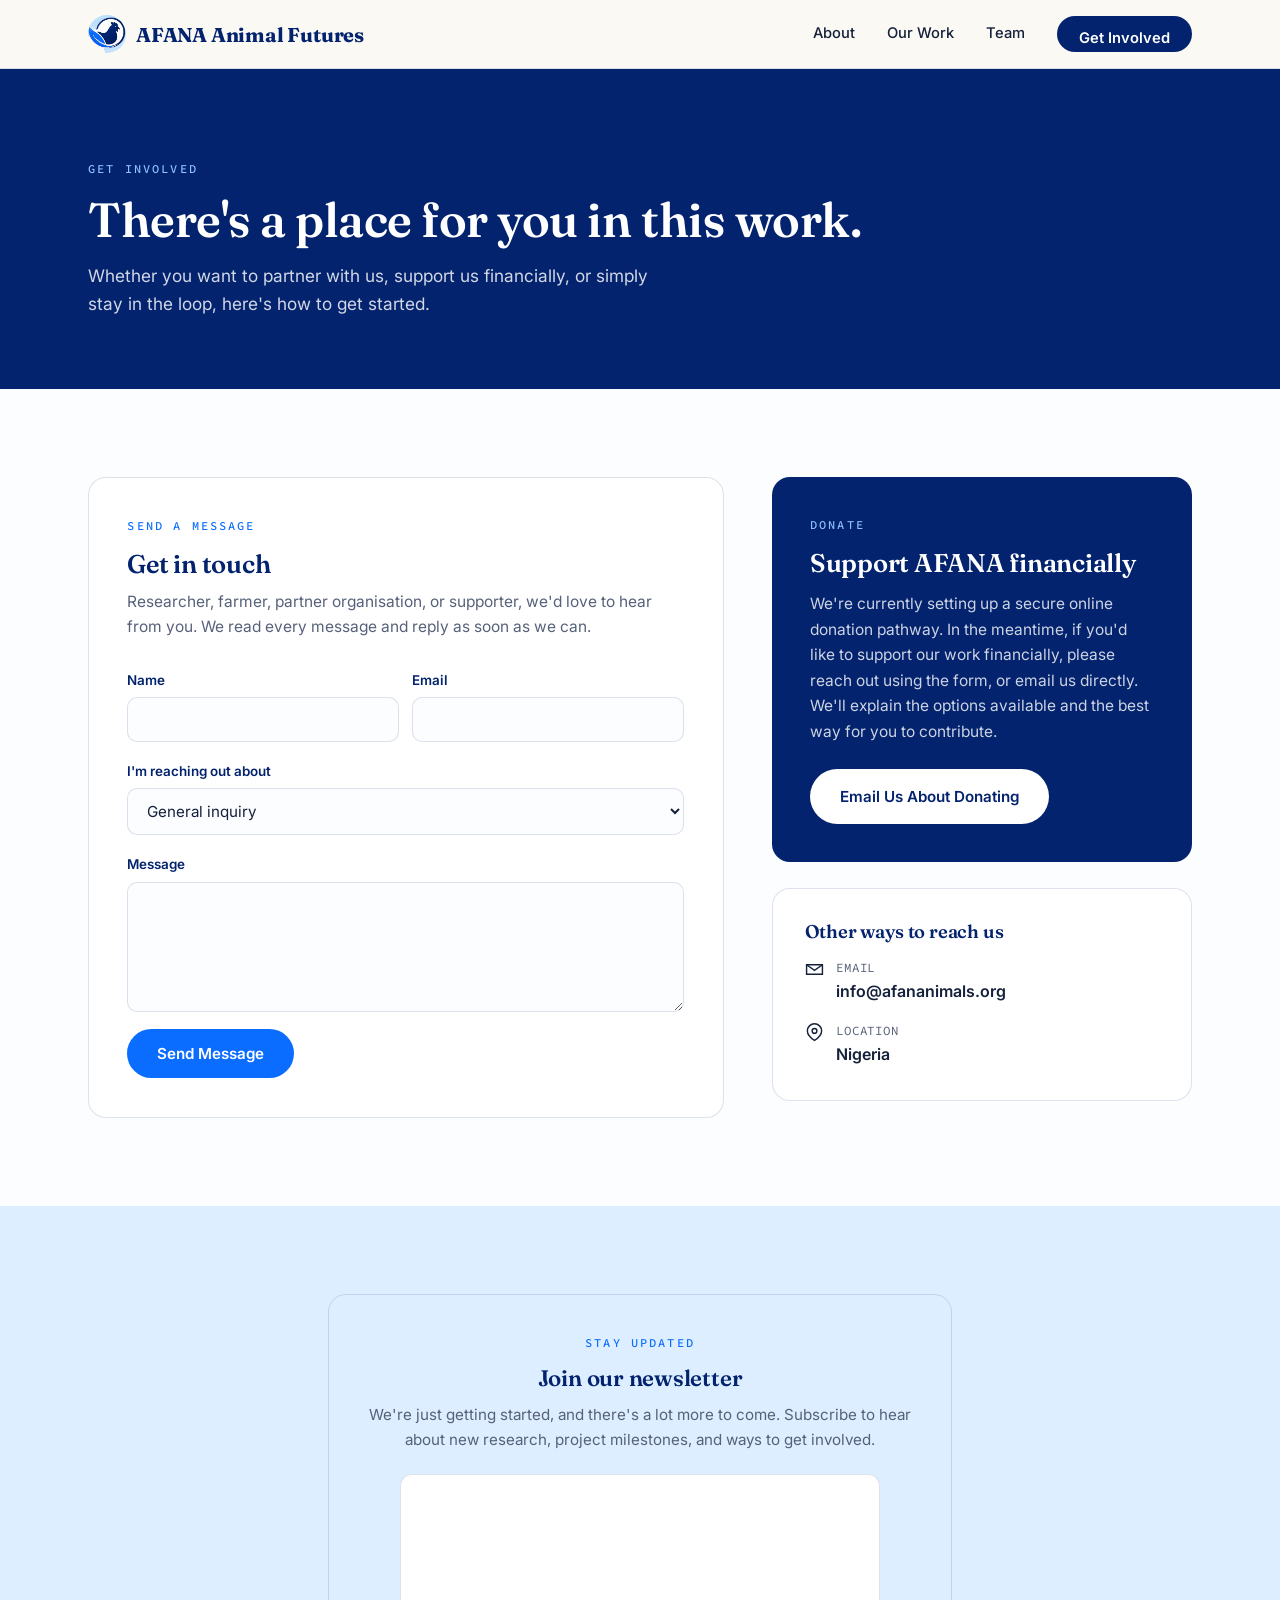
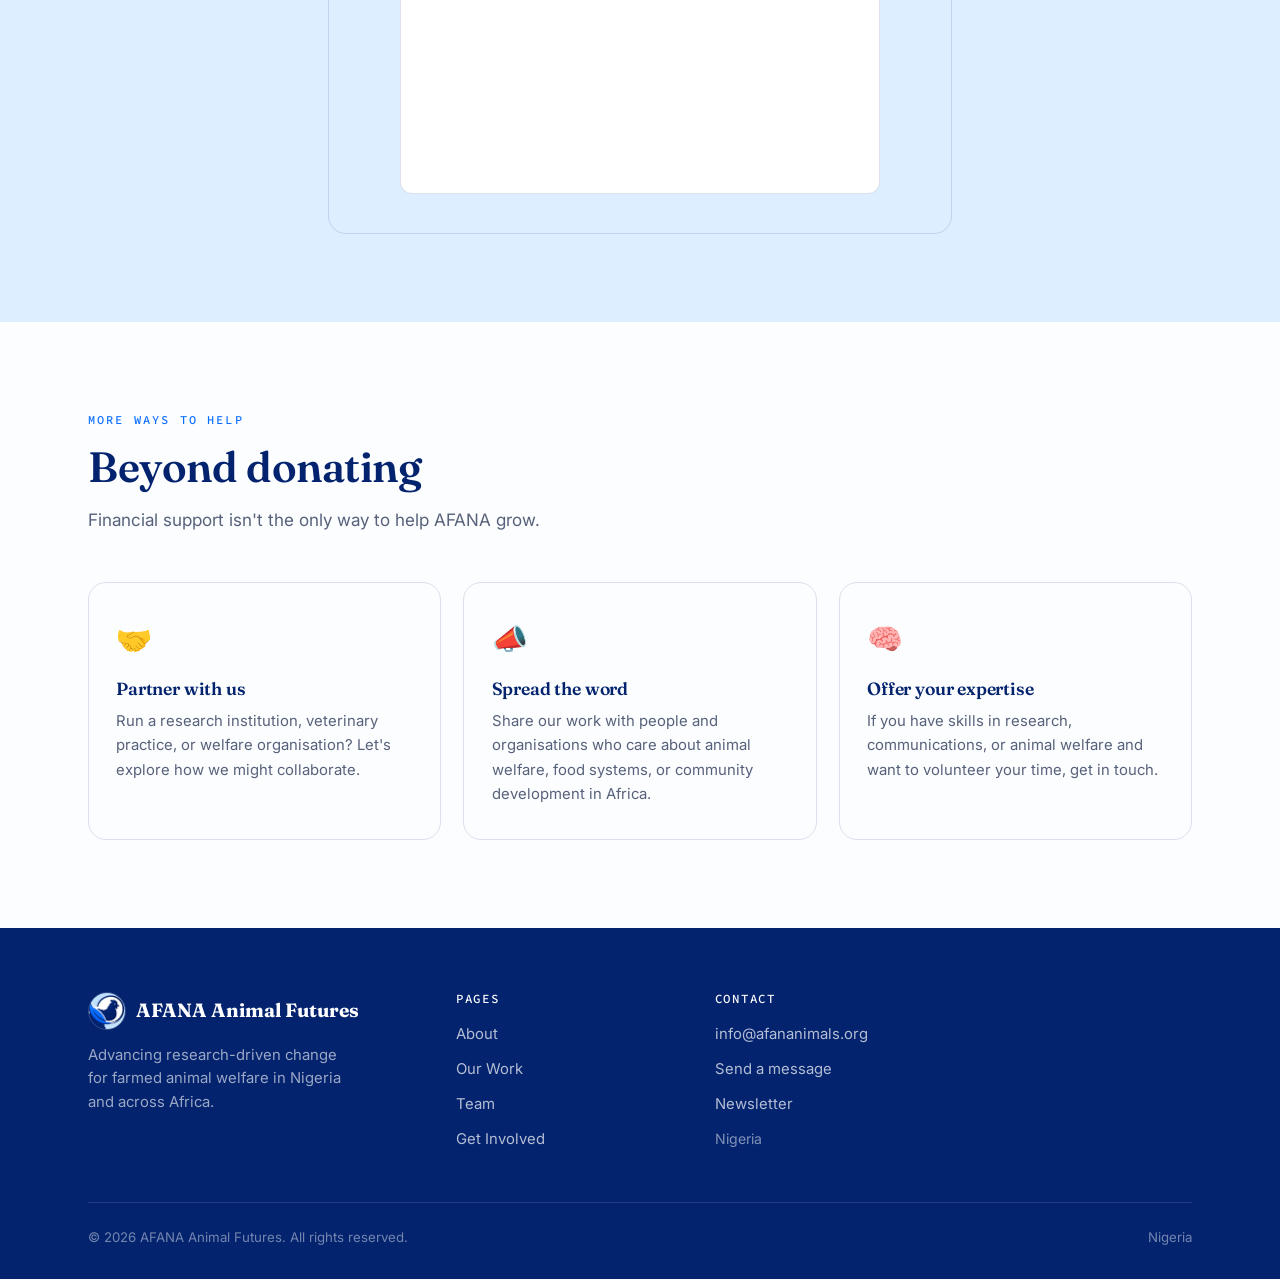
<file: get-involved.html>
<!DOCTYPE html>
<html lang="en">
<head>
<meta charset="UTF-8">
<meta name="viewport" content="width=device-width, initial-scale=1.0">
<title>Get Involved — AFANA Animal Futures</title>
<meta name="description" content="Get involved with AFANA Animal Futures — send us a message, sign up for our newsletter, or find out how to support our work in Nigeria.">
<link rel="icon" type="image/png" sizes="32x32" href="images/favicon-32.png?v=3">
<link rel="icon" type="image/png" sizes="192x192" href="images/favicon-192.png?v=3">
<link rel="apple-touch-icon" sizes="192x192" href="images/favicon-192.png?v=3">
<link rel="manifest" href="site.webmanifest?v=3">
<meta name="theme-color" content="#03236E">
<link rel="stylesheet" href="css/style.css">
</head>
<body>

<a href="#main" class="skip">Skip to content</a>

<header>
  <div class="nav-wrap">
    <a href="index.html" class="logo">
      <span class="logo-mark"><img src="images/afana-logo-icon.png" alt=""></span>
      AFANA Animal Futures
    </a>
    <nav class="main-nav" id="main-nav">
      <a href="about.html">About</a>
      <a href="our-work.html">Our Work</a>
      <a href="team.html">Team</a>
      <a href="get-involved.html" class="nav-cta">Get Involved</a>
    </nav>
    <button class="burger" id="burger" aria-label="Open menu" aria-expanded="false">
      <svg viewBox="0 0 24 24" fill="none" stroke="currentColor" stroke-width="2" stroke-linecap="round"><line x1="3" y1="6" x2="21" y2="6"/><line x1="3" y1="12" x2="21" y2="12"/><line x1="3" y1="18" x2="21" y2="18"/></svg>
    </button>
  </div>
</header>

<main id="main">

  <div class="page-hero">
    <div class="wrap">
      <span class="eyebrow">Get Involved</span>
      <h1>There's a place for you in this work.</h1>
      <p>Whether you want to partner with us, support us financially, or simply stay in the loop, here's how to get started.</p>
    </div>
  </div>

  <!-- CONTACT + DONATE -->
  <section id="contact">
    <div class="wrap involve-layout">

      <!-- Contact form -->
      <div class="form-card">
        <span class="eyebrow">Send a Message</span>
        <h2>Get in touch</h2>
        <p class="sub">Researcher, farmer, partner organisation, or supporter, we'd love to hear from you. We read every message and reply as soon as we can.</p>

        <form id="contact-form">
          <div class="form-row-2">
            <div class="form-group">
              <label for="name">Name</label>
              <input type="text" id="name" name="name" required>
            </div>
            <div class="form-group">
              <label for="email">Email</label>
              <input type="email" id="email" name="email" required>
            </div>
          </div>
          <div class="form-group">
            <label for="reason">I'm reaching out about</label>
            <select id="reason" name="reason">
              <option>General inquiry</option>
              <option>Partnership or collaboration</option>
              <option>Volunteering</option>
              <option>Donating</option>
              <option>Media or press</option>
              <option>Other</option>
            </select>
          </div>
          <div class="form-group">
            <label for="message">Message</label>
            <textarea id="message" name="message" required></textarea>
          </div>
          <button type="submit" class="btn btn-primary">Send Message</button>
          <div class="form-success" id="contact-success">Thank you — your message has been sent. We'll be in touch soon.</div>
        </form>
      </div>

      <!-- Donate + alternate contact -->
      <div>
        <div class="donate-card">
          <span class="eyebrow">Donate</span>
          <h2>Support AFANA financially</h2>
          <p>We're currently setting up a secure online donation pathway. In the meantime, if you'd like to support our work financially, please reach out using the form, or email us directly. We'll explain the options available and the best way for you to contribute.</p>
          <a href="mailto:info@afananimals.org?subject=Donation Inquiry" class="btn" style="background:#fff; color:var(--navy-deep);">Email Us About Donating</a>
        </div>

        <div style="background:var(--cream-card); border:1px solid var(--line); border-radius:var(--radius); padding:2rem;">
          <h3 style="font-size:1.15rem; margin-bottom:1rem;">Other ways to reach us</h3>
          <div style="display:flex; align-items:flex-start; gap:0.8rem; margin-bottom:1rem;">
            <svg viewBox="0 0 24 24" width="19" height="19" fill="none" stroke="currentColor" stroke-width="1.8" style="color:var(--clay-red); margin-top:2px; flex-shrink:0;"><path d="M22 6 12 13 2 6"/><path d="M2 6h20v12H2z"/></svg>
            <div>
              <div style="font-size:0.78rem; color:var(--ink-soft); text-transform:uppercase; letter-spacing:0.06em; font-family:'Source Code Pro',monospace;">Email</div>
              <a href="mailto:info@afananimals.org" style="font-weight:600;">info@afananimals.org</a>
            </div>
          </div>
          <div style="display:flex; align-items:flex-start; gap:0.8rem;">
            <svg viewBox="0 0 24 24" width="19" height="19" fill="none" stroke="currentColor" stroke-width="1.8" style="color:var(--clay-red); margin-top:2px; flex-shrink:0;"><path d="M21 10c0 6-9 12-9 12s-9-6-9-12a9 9 0 1 1 18 0Z"/><circle cx="12" cy="10" r="3"/></svg>
            <div>
              <div style="font-size:0.78rem; color:var(--ink-soft); text-transform:uppercase; letter-spacing:0.06em; font-family:'Source Code Pro',monospace;">Location</div>
              <div style="font-weight:600;">Nigeria</div>
            </div>
          </div>
        </div>
      </div>

    </div>
  </section>

  <!-- NEWSLETTER -->
  <section id="newsletter" style="background:var(--sky);">
    <div class="wrap" style="max-width:680px;">
      <div class="newsletter-card" style="text-align:center;">
        <span class="eyebrow">Stay Updated</span>
        <h2>Join our newsletter</h2>
        <p>We're just getting started, and there's a lot more to come. Subscribe to hear about new research, project milestones, and ways to get involved.</p>

        <div style="display:flex; justify-content:center; margin-top:0.5rem;">
          <iframe src="https://afanaanimals.substack.com/embed" width="480" height="320" style="border: 1px solid var(--line); border-radius: 12px; background: white; max-width:100%;" frameborder="0" scrolling="no"></iframe>
        </div>
      </div>
    </div>
  </section>

  <!-- OTHER WAYS TO HELP -->
  <section>
    <div class="wrap">
      <div class="section-head">
        <span class="eyebrow">More Ways to Help</span>
        <h2>Beyond donating</h2>
        <p>Financial support isn't the only way to help AFANA grow.</p>
      </div>
      <div class="value-grid">
        <div class="value-card">
          <div class="value-icon">🤝</div>
          <h3>Partner with us</h3>
          <p>Run a research institution, veterinary practice, or welfare organisation? Let's explore how we might collaborate.</p>
        </div>
        <div class="value-card">
          <div class="value-icon">📣</div>
          <h3>Spread the word</h3>
          <p>Share our work with people and organisations who care about animal welfare, food systems, or community development in Africa.</p>
        </div>
        <div class="value-card">
          <div class="value-icon">🧠</div>
          <h3>Offer your expertise</h3>
          <p>If you have skills in research, communications, or animal welfare and want to volunteer your time, get in touch.</p>
        </div>
      </div>
    </div>
  </section>

</main>

<footer>
  <div class="wrap">
    <div class="footer-grid">
      <div>
        <div class="footer-logo">
          <span class="logo-mark"><img src="images/afana-logo-icon.png" alt=""></span>
          AFANA Animal Futures
        </div>
        <p class="footer-tagline">Advancing research-driven change for farmed animal welfare in Nigeria and across Africa.</p>
      </div>
      <div class="footer-col">
        <h4>Pages</h4>
        <a href="about.html">About</a>
        <a href="our-work.html">Our Work</a>
        <a href="team.html">Team</a>
        <a href="get-involved.html">Get Involved</a>
      </div>
      <div class="footer-col">
        <h4>Contact</h4>
        <a href="mailto:info@afananimals.org">info@afananimals.org</a>
        <a href="#contact">Send a message</a>
        <a href="#newsletter">Newsletter</a>
        <p style="font-size:0.88rem; color:rgba(255,255,255,0.5); margin-top:0.3rem;">Nigeria</p>
      </div>
    </div>
    <div class="footer-bottom">
      <span>© 2026 AFANA Animal Futures. All rights reserved.</span>
      <span>Nigeria</span>
    </div>
  </div>
</footer>

<script src="js/main.js"></script>
</body>
</html>
</file>
<file: css/style.css>
@import url('https://fonts.googleapis.com/css2?family=Fraunces:opsz,wght@9..144,400;9..144,500;9..144,600;9..144,700&family=Inter:wght@400;500;600;700&family=Source+Code+Pro:wght@500&display=swap');

:root {
  /* Brand colors sampled directly from the new AFANA logo */
  --navy-deep: #03236E;       /* hen + ring — primary brand color */
  --navy-mid: #0B4FA8;        /* lighter navy for hover states */
  --bright-blue: #0B6DFF;     /* swoosh — accent / action color */
  --bright-blue-dark: #0856CC;
  --sky: #DCEEFF;             /* Africa silhouette — light background */
  --sky-light: #FBFDFF;       /* circle white — lightest surface */
  --cream-card: #FFFFFF;
  --navy-light: rgba(3,35,110,0.06);
  --sky-accent: #8FC1FF; /* light accent for text on dark navy backgrounds */

  /* Mapped to old variable names so existing rules still work */
  --green-deep: var(--navy-deep);
  --green-mid: var(--navy-mid);
  --green-light: var(--navy-light);
  --clay: var(--bright-blue);
  --clay-light: #E6F0FF;
  --gold: var(--bright-blue);
  --paper: var(--sky-light);
  --ink: #15203A;
  --ink-soft: #57617A;
  --line: rgba(3,35,110,0.13);
  --max: 1160px;
  --radius: 18px;
}

*, *::before, *::after { margin: 0; padding: 0; box-sizing: border-box; }
html { scroll-behavior: smooth; font-size: 16px; }
body {
  font-family: 'Inter', sans-serif;
  color: var(--ink);
  background: var(--paper);
  line-height: 1.65;
  -webkit-font-smoothing: antialiased;
}
img { max-width: 100%; display: block; }
a { color: inherit; text-decoration: none; }
ul { list-style: none; }

h1,h2,h3,h4 {
  font-family: 'Fraunces', serif;
  font-weight: 600;
  line-height: 1.15;
  letter-spacing: -0.01em;
  color: var(--green-deep);
}

.eyebrow {
  font-family: 'Source Code Pro', monospace;
  font-size: 0.75rem;
  font-weight: 500;
  letter-spacing: 0.18em;
  text-transform: uppercase;
  color: var(--clay);
  display: block;
  margin-bottom: 0.85rem;
}

.wrap { max-width: var(--max); margin: 0 auto; padding: 0 28px; }
section { padding: 88px 0; }
.section-head { margin-bottom: 3rem; }
.section-head h2 { font-size: clamp(1.9rem, 3.5vw, 2.65rem); margin-bottom: 0.9rem; }
.section-head p { color: var(--ink-soft); font-size: 1.07rem; max-width: 58ch; }

/* ── Skip link ── */
.skip {
  position: absolute; left: -9999px; top: auto; width: 1px; height: 1px;
  overflow: hidden; background: var(--green-deep); color: #fff; padding: 10px 18px; z-index: 500;
}
.skip:focus { left: 8px; top: 8px; width: auto; height: auto; overflow: visible; }

/* ══════════════════════════════
   HEADER / NAV
══════════════════════════════ */
header {
  position: sticky; top: 0; z-index: 200;
  background: rgba(251,249,244,0.94);
  backdrop-filter: blur(10px);
  border-bottom: 1px solid var(--line);
}
.nav-wrap {
  display: flex; align-items: center; justify-content: space-between;
  max-width: var(--max); margin: 0 auto; padding: 15px 28px;
}
.logo {
  display: flex; align-items: center; gap: 10px;
  font-family: 'Fraunces', serif; font-weight: 700; font-size: 1.25rem;
  color: var(--green-deep); letter-spacing: -0.01em;
}
.logo-mark {
  width: 38px; height: 38px; border-radius: 50%;
  overflow: hidden; flex-shrink: 0;
  display: flex; align-items: center; justify-content: center;
}
.logo-mark img { width: 100%; height: 100%; object-fit: cover; }

nav.main-nav { display: flex; align-items: center; gap: 2rem; }
.main-nav a {
  font-size: 0.92rem; font-weight: 500; color: var(--ink);
  transition: color 0.15s; position: relative; padding-bottom: 2px;
}
.main-nav a::after {
  content: ''; position: absolute; left: 0; bottom: -4px;
  width: 0; height: 2px; background: var(--clay); transition: width 0.2s;
}
.main-nav a:hover { color: var(--green-deep); }
.main-nav a:hover::after, .main-nav a.active::after { width: 100%; }
.main-nav a.active { color: var(--green-deep); }

.nav-cta {
  background: var(--green-deep) !important; color: #fff !important;
  padding: 10px 22px; border-radius: 999px; font-weight: 600 !important;
  transition: background 0.2s !important;
}
.nav-cta::after { display: none !important; }
.nav-cta:hover { background: var(--green-mid) !important; }

.burger {
  display: none; background: none; border: none; cursor: pointer;
  padding: 6px; color: var(--green-deep);
}
.burger svg { width: 24px; height: 24px; }

/* ══════════════════════════════
   BUTTONS
══════════════════════════════ */
.btn {
  display: inline-flex; align-items: center; gap: 8px;
  padding: 13px 28px; border-radius: 999px;
  font-family: 'Inter', sans-serif; font-weight: 600; font-size: 0.95rem;
  border: 2px solid transparent; cursor: pointer;
  transition: all 0.2s; text-decoration: none;
}
.btn-primary { background: var(--clay); color: #fff; }
.btn-primary:hover { background: #b3622e; transform: translateY(-1px); }
.btn-green { background: var(--green-deep); color: #fff; }
.btn-green:hover { background: var(--green-mid); transform: translateY(-1px); }
.btn-outline-green { border-color: var(--green-deep); color: var(--green-deep); background: transparent; }
.btn-outline-green:hover { background: var(--green-deep); color: #fff; }
.btn-outline-white { border-color: rgba(255,255,255,0.6); color: #fff; }
.btn-outline-white:hover { border-color: #fff; background: rgba(255,255,255,0.1); }

/* ══════════════════════════════
   HERO (home)
══════════════════════════════ */
.hero {
  position: relative; min-height: 90vh;
  display: flex; align-items: center; color: #fff; overflow: hidden;
}
.hero-bg {
  position: absolute; inset: 0;
  background: url('../images/hero-fish-pond.jpg') center 60%/cover no-repeat;
}
.hero-bg::after {
  content: ''; position: absolute; inset: 0;
  background: linear-gradient(160deg, rgba(3,15,45,0.82) 0%, rgba(11,40,90,0.55) 45%, rgba(3,15,45,0.85) 100%);
}
.hero-inner {
  position: relative; z-index: 2;
  max-width: var(--max); margin: 0 auto; padding: 130px 28px 90px; width: 100%;
  display: flex; flex-direction: column; align-items: center;
  text-align: center;
}
.hero .eyebrow { color: var(--sky-accent); }
.hero h1 {
  font-size: clamp(1.4rem, 5vw, 3.4rem);
  color: #fff; max-width: 34ch; margin-bottom: 1.3rem;
}
.hero .lead {
  font-size: clamp(1.05rem, 1.5vw, 1.22rem);
  color: rgba(255,255,255,0.88); max-width: 46ch; margin-bottom: 2.2rem;
}
.hero-btns { display: flex; gap: 1rem; flex-wrap: wrap; justify-content: center; }

/* ══════════════════════════════
   STAT STRIP
══════════════════════════════ */
.stat-strip { background: var(--green-deep); padding: 48px 0; }
.stat-grid {
  display: grid; grid-template-columns: repeat(3, 1fr);
  gap: 1px; background: rgba(255,255,255,0.12);
}
.stat-item {
  background: var(--green-deep); padding: 2.2rem 2rem; text-align: center;
}
.stat-num {
  font-family: 'Fraunces', serif; font-size: 2.8rem; font-weight: 700;
  color: var(--sky-accent); line-height: 1; margin-bottom: 0.5rem;
}
.stat-label { color: rgba(255,255,255,0.78); font-size: 0.95rem; }

/* ══════════════════════════════
   PILLAR CARDS
══════════════════════════════ */
.pillars-dark { background: var(--green-deep); }
.pillars-dark .eyebrow { color: var(--sky-accent); }
.pillars-dark .section-head h2 { color: #fff; }
.pillars-dark .section-head p { color: rgba(255,255,255,0.75); }

.pillar-grid { display: grid; grid-template-columns: repeat(3,1fr); gap: 1.6rem; }
.pillar-card {
  background: rgba(255,255,255,0.06);
  border: 1px solid rgba(255,255,255,0.12);
  border-radius: var(--radius); padding: 2.2rem 1.8rem;
  transition: background 0.2s, transform 0.2s;
}
.pillar-card:hover { background: rgba(255,255,255,0.1); transform: translateY(-4px); }
.pillar-icon {
  width: 50px; height: 50px; border-radius: 13px;
  background: rgba(11,109,255,0.16);
  display: flex; align-items: center; justify-content: center; margin-bottom: 1.4rem;
}
.pillar-icon svg { width: 24px; height: 24px; color: var(--gold); }
.pillar-card h3 { color: #fff; font-size: 1.25rem; margin-bottom: 0.75rem; }
.pillar-card p { color: rgba(255,255,255,0.73); font-size: 0.95rem; margin-bottom: 1rem; }
.pillar-card ul { padding-left: 1.1rem; }
.pillar-card ul li { color: rgba(255,255,255,0.7); font-size: 0.9rem; margin-bottom: 0.3rem; list-style: disc; }

/* Light variant, for use on white/sky backgrounds (e.g. Our Work page) */
.pillar-grid-light { display: grid; grid-template-columns: repeat(3,1fr); gap: 1.6rem; }
.pillar-card-light {
  background: var(--cream-card);
  border: 1px solid var(--line);
  border-radius: var(--radius); padding: 2.2rem 1.8rem;
  transition: box-shadow 0.2s, transform 0.2s;
}
.pillar-card-light:hover { box-shadow: 0 14px 36px rgba(3,35,110,0.08); transform: translateY(-4px); }
.pillar-icon-light {
  width: 50px; height: 50px; border-radius: 13px;
  background: rgba(11,109,255,0.12);
  display: flex; align-items: center; justify-content: center; margin-bottom: 1.4rem;
}
.pillar-icon-light svg { width: 24px; height: 24px; color: var(--bright-blue); }
.pillar-card-light h3 { color: var(--navy-deep); font-size: 1.25rem; margin-bottom: 0.75rem; }
.pillar-card-light p { color: var(--ink-soft); font-size: 0.95rem; margin-bottom: 1rem; }
.pillar-card-light ul { padding-left: 1.1rem; }
.pillar-card-light ul li { color: var(--ink-soft); font-size: 0.9rem; margin-bottom: 0.3rem; list-style: disc; }

/* ══════════════════════════════
   PROJECT CARDS
══════════════════════════════ */
.project-grid { display: grid; grid-template-columns: repeat(3,1fr); gap: 1.6rem; }
.project-card {
  display: block;
  border: 1px solid var(--line); border-radius: var(--radius);
  overflow: hidden; background: #fff;
  transition: box-shadow 0.2s, transform 0.2s;
}
.project-card:hover { box-shadow: 0 14px 36px rgba(31,77,59,0.1); transform: translateY(-3px); }
.project-img {
  height: 175px; background-size: cover; background-position: center; position: relative;
}
.project-tag {
  position: absolute; top: 14px; left: 14px;
  background: rgba(255,255,255,0.93); color: var(--green-deep);
  font-family: 'Source Code Pro', monospace; font-size: 0.68rem;
  font-weight: 600; letter-spacing: 0.1em; text-transform: uppercase;
  padding: 5px 12px; border-radius: 999px;
}
.project-body { padding: 1.6rem; }
.project-body h3 { font-size: 1.1rem; margin-bottom: 0.55rem; }
.project-body p { color: var(--ink-soft); font-size: 0.93rem; }

/* ══════════════════════════════
   TEAM CARDS + MODAL
══════════════════════════════ */
.team-grid { display: grid; grid-template-columns: repeat(4,1fr); gap: 1.6rem; }
.team-card {
  cursor: pointer; background: none; border: none;
  font-family: inherit; text-align: left; padding: 0;
  border-radius: var(--radius); transition: transform 0.2s;
}
.team-card:hover { transform: translateY(-4px); }
.team-photo {
  aspect-ratio: 1; border-radius: var(--radius); overflow: hidden;
  background: var(--sand); position: relative; margin-bottom: 1rem;
}
.team-photo img { width: 100%; height: 100%; object-fit: cover; }
.photo-hint {
  position: absolute; inset: 0;
  display: flex; align-items: center; justify-content: center;
  background: rgba(31,77,59,0); opacity: 0; transition: all 0.2s;
  color: #fff; font-family: 'Source Code Pro', monospace;
  font-size: 0.75rem; letter-spacing: 0.12em; text-transform: uppercase;
}
.team-card:hover .photo-hint { opacity: 1; background: rgba(31,77,59,0.48); }
.team-card h3 { font-size: 1.08rem; margin-bottom: 0.2rem; }
.team-card .role { font-size: 0.84rem; color: var(--clay); font-weight: 600; display: block; }

.modal-backdrop {
  position: fixed; inset: 0; z-index: 400;
  background: rgba(8,16,40,0.6);
  display: flex; align-items: center; justify-content: center; padding: 24px;
  opacity: 0; visibility: hidden; transition: opacity 0.22s;
}
.modal-backdrop.open { opacity: 1; visibility: visible; }
.modal-box {
  background: var(--paper); border-radius: 22px;
  max-width: 660px; width: 100%; max-height: 88vh; overflow-y: auto;
  display: grid; grid-template-columns: 210px 1fr;
  box-shadow: 0 32px 64px rgba(0,0,0,0.28);
  transform: translateY(18px); transition: transform 0.25s;
}
.modal-backdrop.open .modal-box { transform: translateY(0); }
.modal-img { background: var(--sand); }
.modal-img img { width: 100%; height: 100%; object-fit: cover; min-height: 210px; border-radius: 22px 0 0 22px; }
.modal-content { padding: 2rem 2.2rem; position: relative; }
.modal-close {
  position: absolute; top: 1.1rem; right: 1.1rem;
  background: var(--sand); border: none; border-radius: 50%;
  width: 32px; height: 32px; cursor: pointer; color: var(--green-deep);
  display: flex; align-items: center; justify-content: center; transition: background 0.15s;
}
.modal-close:hover { background: var(--line); }
.modal-content h3 { font-size: 1.4rem; padding-right: 2.5rem; margin-bottom: 0.2rem; }
.modal-content .role { color: var(--clay); font-weight: 600; font-size: 0.9rem; display: block; margin-bottom: 1.1rem; }
.modal-content p { color: var(--ink-soft); font-size: 0.95rem; margin-bottom: 0.75rem; }

/* ══════════════════════════════
   QUOTE SECTION
══════════════════════════════ */
.quote-band {
  position: relative; color: #fff; padding: 110px 0;
  background: url('https://images.unsplash.com/photo-1500595046743-cd271d694d30?auto=format&fit=crop&w=1800&q=75') center/cover no-repeat;
}
.quote-band::after { content: ''; position: absolute; inset: 0; background: rgba(8,16,40,0.66); }
.quote-inner { position: relative; z-index: 2; max-width: 740px; margin: 0 auto; text-align: center; padding: 0 28px; }
.quote-inner blockquote {
  font-family: 'Fraunces', serif; font-style: italic; font-weight: 500;
  font-size: clamp(1.35rem, 2.8vw, 1.95rem); line-height: 1.52; margin-bottom: 1.5rem;
}
.quote-inner cite { color: var(--sky-accent); font-size: 0.92rem; font-style: normal; font-weight: 600; }

/* ══════════════════════════════
   ABOUT PAGE — SPLIT
══════════════════════════════ */
.split { display: grid; grid-template-columns: 1fr 1fr; gap: 4rem; align-items: start; }
.split-img { border-radius: var(--radius); overflow: hidden; }
.split-img img { width: 100%; height: 420px; object-fit: cover; }
.split-text h2 { font-size: clamp(1.8rem,3.2vw,2.5rem); margin-bottom: 1.1rem; }
.split-text p { color: var(--ink-soft); margin-bottom: 0.9rem; }
.split-text .highlight-box {
  background: var(--green-light); border-left: 4px solid var(--green-deep);
  padding: 1.3rem 1.5rem; border-radius: 0 12px 12px 0; margin: 1.4rem 0;
}
.split-text .highlight-box p { color: var(--green-deep); font-weight: 600; font-size: 1.05rem; margin: 0; }
.citations { margin-top: 1.4rem; font-size: 0.78rem; color: #8b9a92; border-top: 1px solid var(--line); padding-top: 0.9rem; }
.citations a { color: var(--bright-blue); text-decoration: underline; word-break: break-word; }

/* Value cards */
.value-grid { display: grid; grid-template-columns: repeat(3,1fr); gap: 1.4rem; }
.value-card {
  background: var(--sand); border-radius: var(--radius); padding: 2rem 1.7rem;
  border: 1px solid var(--line);
}
.value-icon { font-size: 1.8rem; margin-bottom: 1rem; }
.value-card h3 { font-size: 1.1rem; margin-bottom: 0.6rem; }
.value-card p { color: var(--ink-soft); font-size: 0.93rem; }

/* ══════════════════════════════
   FORMS (Get Involved page)
══════════════════════════════ */
.involve-layout { display: grid; grid-template-columns: 1fr 1fr; gap: 3rem; align-items: start; }

.form-card {
  background: #fff; border: 1px solid var(--line);
  border-radius: var(--radius); padding: 2.4rem;
}
.form-card h2 { font-size: 1.6rem; margin-bottom: 0.6rem; }
.form-card .sub { color: var(--ink-soft); margin-bottom: 1.8rem; font-size: 0.97rem; }

.form-group { display: flex; flex-direction: column; gap: 0.4rem; margin-bottom: 1.1rem; }
.form-group label { font-size: 0.84rem; font-weight: 600; color: var(--green-deep); }
.form-group input,
.form-group textarea,
.form-group select {
  padding: 12px 15px; border-radius: 10px;
  border: 1.5px solid var(--line);
  font-family: 'Inter', sans-serif; font-size: 0.95rem;
  background: var(--paper); color: var(--ink); transition: border-color 0.15s;
}
.form-group input:focus,
.form-group textarea:focus,
.form-group select:focus {
  outline: none; border-color: var(--green-mid);
  box-shadow: 0 0 0 3px rgba(46,107,82,0.1);
}
.form-group textarea { resize: vertical; min-height: 130px; }
.form-row-2 { display: grid; grid-template-columns: 1fr 1fr; gap: 0.8rem; }
.form-note { font-size: 0.8rem; color: var(--ink-soft); margin-top: 0.5rem; }

/* Success message */
.form-success {
  display: none; background: var(--green-light);
  border: 1px solid rgba(31,77,59,0.2); border-radius: 12px;
  padding: 1.2rem 1.5rem; color: var(--green-deep);
  font-weight: 600; margin-top: 1rem;
}
.form-success.show { display: block; }

/* Donate card */
.donate-card {
  background: var(--green-deep); border-radius: var(--radius); padding: 2.4rem;
  color: #fff; margin-bottom: 1.6rem;
}
.donate-card .eyebrow { color: var(--sky-accent); }
.donate-card h2 { color: #fff; font-size: 1.6rem; margin-bottom: 0.8rem; }
.donate-card p { color: rgba(255,255,255,0.8); margin-bottom: 1.5rem; font-size: 0.97rem; }

/* Newsletter aside card */
.newsletter-card {
  background: var(--sand); border: 1px solid var(--line);
  border-radius: var(--radius); padding: 2.4rem;
}
.newsletter-card h2 { font-size: 1.4rem; margin-bottom: 0.6rem; }
.newsletter-card p { color: var(--ink-soft); font-size: 0.95rem; margin-bottom: 1.4rem; }

/* ══════════════════════════════
   HERO PAGES (non-home)
══════════════════════════════ */
.page-hero {
  background: var(--green-deep); padding: 90px 0 70px; color: #fff;
}
.page-hero .eyebrow { color: var(--sky-accent); }
.page-hero h1 { color: #fff; font-size: clamp(1.8rem, 4vw, 3rem); margin-bottom: 0.9rem; max-width: 46ch; }
.page-hero p { color: rgba(255,255,255,0.82); font-size: 1.08rem; max-width: 52ch; }

/* ══════════════════════════════
   FOOTER
══════════════════════════════ */
footer {
  background: var(--green-deep); color: rgba(255,255,255,0.82);
  padding: 64px 0 30px;
}
.footer-grid { display: grid; grid-template-columns: 1.5fr 1fr 1fr 1fr; gap: 2.5rem; margin-bottom: 2.5rem; }
.footer-logo {
  display: flex; align-items: center; gap: 10px;
  font-family: 'Fraunces', serif; font-weight: 700; font-size: 1.2rem;
  color: #fff; margin-bottom: 0.85rem;
}
.footer-logo .logo-mark { background: transparent; border: 1px solid rgba(255,255,255,0.18); }
.footer-tagline { color: rgba(255,255,255,0.6); font-size: 0.93rem; max-width: 30ch; line-height: 1.6; }
.footer-col h4 {
  color: #fff; font-size: 0.78rem; letter-spacing: 0.14em;
  text-transform: uppercase; font-family: 'Source Code Pro', monospace;
  font-weight: 500; margin-bottom: 1rem;
}
.footer-col a {
  display: block; color: rgba(255,255,255,0.7); font-size: 0.93rem;
  margin-bottom: 0.65rem; transition: color 0.15s;
}
.footer-col a:hover { color: var(--sky-accent); }
.footer-bottom {
  border-top: 1px solid rgba(255,255,255,0.12); padding-top: 1.5rem;
  display: flex; justify-content: space-between; flex-wrap: wrap; gap: 0.8rem;
  font-size: 0.83rem; color: rgba(255,255,255,0.45);
}

/* ══════════════════════════════
   RESPONSIVE
══════════════════════════════ */
@media (max-width: 960px) {
  .burger { display: block; }
  nav.main-nav {
    display: none;
    position: fixed; top: 65px; left: 0; right: 0;
    background: var(--paper); flex-direction: column;
    align-items: stretch; padding: 1.5rem 28px 2rem; gap: 0;
    border-bottom: 1px solid var(--line);
    box-shadow: 0 12px 28px rgba(0,0,0,0.12);
    z-index: 199;
    max-height: calc(100vh - 65px); overflow-y: auto;
  }
  nav.main-nav.open { display: flex; }
  .main-nav a {
    width: 100%; padding: 0.9rem 0;
    border-bottom: 1px solid var(--line);
    font-size: 1rem;
  }
  .main-nav a::after { display: none; }
  .nav-cta {
    margin-top: 1rem; text-align: center;
    border-bottom: none !important; align-self: stretch;
  }
  .pillar-grid, .pillar-grid-light, .project-grid, .value-grid { grid-template-columns: 1fr; }
  .team-grid { grid-template-columns: repeat(2,1fr); }
  .split, .involve-layout { grid-template-columns: 1fr; gap: 2.5rem; }
  .footer-grid { grid-template-columns: 1fr 1fr; }
  .stat-grid { grid-template-columns: 1fr; background: transparent; gap: 0; }
  .stat-item { border-bottom: 1px solid rgba(255,255,255,0.1); }
  section { padding: 60px 0; }
  .hero-inner { padding: 90px 20px 60px; }
  .hero { min-height: 80vh; }
}
@media (max-width: 580px) {
  .team-grid { grid-template-columns: repeat(2,1fr); }
  .modal-box { grid-template-columns: 1fr; }
  .modal-img img { border-radius: 22px 22px 0 0; min-height: 200px; }
  .hero-btns { flex-direction: column; align-items: flex-start; }
  .form-row-2 { grid-template-columns: 1fr; }
  .footer-grid { grid-template-columns: 1fr; }
}
@media (prefers-reduced-motion: reduce) {
  *, *::before, *::after { transition: none !important; animation: none !important; }
}
a:focus-visible, button:focus-visible { outline: 2px solid var(--clay); outline-offset: 3px; }
/* ══════════════════════════════
   TEAM GRID VARIANTS
══════════════════════════════ */
.team-grid--founders {
  display: grid;
  grid-template-columns: repeat(2, 1fr);
  gap: 1.6rem;
  max-width: 620px;
  margin: 0 auto 2.4rem;
}

.team-grid--staff {
  display: grid;
  grid-template-columns: repeat(3, 1fr);
  gap: 1.6rem;
}

@media (max-width: 960px) {
  .team-grid--founders { max-width: 100%; }
  .team-grid--staff { grid-template-columns: repeat(2, 1fr); }
}

@media (max-width: 580px) {
  .team-grid--founders,
  .team-grid--staff { grid-template-columns: 1fr 1fr; }
}
</file>
